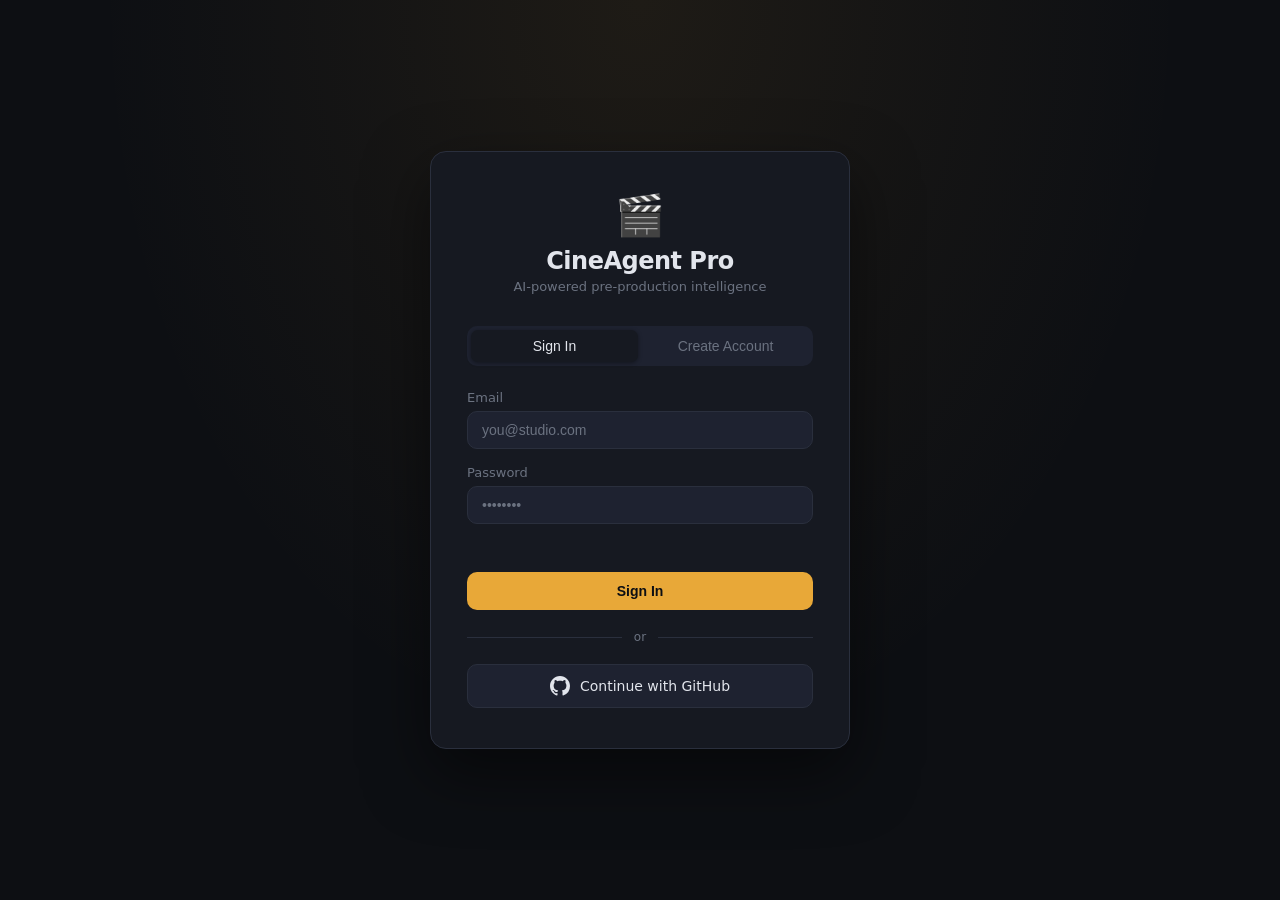
<file: frontend/index.html>
<!DOCTYPE html>
<html lang="en">
<head>
  <meta charset="UTF-8" />
  <meta name="viewport" content="width=device-width, initial-scale=1.0" />
  <title>CineAgent Pro — AI Film Pre-Production</title>
  <link rel="stylesheet" href="css/auth.css" />
</head>
<body>
  <div class="auth-container">

    <!-- Brand -->
    <div class="brand">
      <div class="brand-icon">🎬</div>
      <h1 class="brand-name">CineAgent Pro</h1>
      <p class="brand-tagline">AI-powered pre-production intelligence</p>
    </div>

    <!-- Tab switcher -->
    <div class="tab-bar">
      <button class="tab active" data-tab="login">Sign In</button>
      <button class="tab" data-tab="register">Create Account</button>
    </div>

    <!-- Login Form -->
    <form class="auth-form" id="login-form">
      <div class="form-group">
        <label for="login-email">Email</label>
        <input type="email" id="login-email" placeholder="you@studio.com" required />
      </div>
      <div class="form-group">
        <label for="login-password">Password</label>
        <input type="password" id="login-password" placeholder="••••••••" required />
      </div>
      <div class="error-msg" id="login-error"></div>
      <button type="submit" class="btn-primary" id="login-btn">
        <span class="btn-text">Sign In</span>
        <span class="btn-spinner hidden">⟳</span>
      </button>
    </form>

    <!-- Register Form -->
    <form class="auth-form hidden" id="register-form">
      <div class="form-group">
        <label for="reg-username">Username</label>
        <input type="text" id="reg-username" placeholder="Your name" required />
      </div>
      <div class="form-group">
        <label for="reg-email">Email</label>
        <input type="email" id="reg-email" placeholder="you@studio.com" required />
      </div>
      <div class="form-group">
        <label for="reg-password">Password</label>
        <input type="password" id="reg-password" placeholder="Min 8 characters" required />
      </div>
      <div class="error-msg" id="register-error"></div>
      <button type="submit" class="btn-primary" id="register-btn">
        <span class="btn-text">Create Account</span>
        <span class="btn-spinner hidden">⟳</span>
      </button>
    </form>

    <!-- Divider -->
    <div class="divider"><span>or</span></div>

    <!-- GitHub OAuth -->
    <a href="http://localhost:8000/auth/github" class="btn-github">
      <svg width="20" height="20" viewBox="0 0 24 24" fill="currentColor">
        <path d="M12 0C5.37 0 0 5.37 0 12c0 5.31 3.435 9.795 8.205 11.385.6.105.825-.255.825-.57 0-.285-.015-1.23-.015-2.235-3.015.555-3.795-.735-4.035-1.41-.135-.345-.72-1.41-1.23-1.695-.42-.225-1.02-.78-.015-.795.945-.015 1.62.87 1.845 1.23 1.08 1.815 2.805 1.305 3.495.99.105-.78.42-1.305.765-1.605-2.67-.3-5.46-1.335-5.46-5.925 0-1.305.465-2.385 1.23-3.225-.12-.3-.54-1.53.12-3.18 0 0 1.005-.315 3.3 1.23.96-.27 1.98-.405 3-.405s2.04.135 3 .405c2.295-1.56 3.3-1.23 3.3-1.23.66 1.65.24 2.88.12 3.18.765.84 1.23 1.905 1.23 3.225 0 4.605-2.805 5.625-5.475 5.925.435.375.81 1.095.81 2.22 0 1.605-.015 2.895-.015 3.3 0 .315.225.69.825.57A12.02 12.02 0 0 0 24 12c0-6.63-5.37-12-12-12z"/>
      </svg>
      Continue with GitHub
    </a>

  </div>

  <script src="js/auth.js"></script>
</body>
</html>
</file>
<file: frontend/css/auth.css>
/* ── Reset & tokens ─────────────────────────────────────────────────────── */
*, *::before, *::after { box-sizing: border-box; margin: 0; padding: 0; }

:root {
  --bg:          #0d0f13;
  --surface:     #161921;
  --surface-2:   #1e2230;
  --border:      #2a2f3d;
  --accent:      #e8a838;
  --accent-dim:  #b8832a;
  --text:        #e2e5ec;
  --text-muted:  #6b7280;
  --danger:      #e05252;
  --radius:      10px;
  --font:        'Inter', system-ui, -apple-system, sans-serif;
}

body {
  font-family: var(--font);
  background: var(--bg);
  color: var(--text);
  min-height: 100vh;
  display: flex;
  align-items: center;
  justify-content: center;
  padding: 24px;
  background-image: radial-gradient(ellipse at 50% 0%, rgba(232,168,56,.08) 0%, transparent 60%);
}

/* ── Container ──────────────────────────────────────────────────────────── */
.auth-container {
  width: 100%;
  max-width: 420px;
  background: var(--surface);
  border: 1px solid var(--border);
  border-radius: 16px;
  padding: 40px 36px;
  box-shadow: 0 24px 64px rgba(0,0,0,.5);
}

/* ── Brand ──────────────────────────────────────────────────────────────── */
.brand { text-align: center; margin-bottom: 32px; }
.brand-icon { font-size: 40px; margin-bottom: 8px; }
.brand-name { font-size: 24px; font-weight: 700; letter-spacing: -.5px; }
.brand-tagline { font-size: 13px; color: var(--text-muted); margin-top: 4px; }

/* ── Tabs ───────────────────────────────────────────────────────────────── */
.tab-bar {
  display: flex;
  background: var(--surface-2);
  border-radius: var(--radius);
  padding: 4px;
  margin-bottom: 24px;
  gap: 4px;
}

.tab {
  flex: 1;
  background: none;
  border: none;
  color: var(--text-muted);
  font-size: 14px;
  font-weight: 500;
  padding: 8px 0;
  border-radius: 7px;
  cursor: pointer;
  transition: all .15s;
}
.tab.active {
  background: var(--surface);
  color: var(--text);
  box-shadow: 0 1px 4px rgba(0,0,0,.4);
}

/* ── Form ───────────────────────────────────────────────────────────────── */
.auth-form { display: flex; flex-direction: column; gap: 16px; }
.auth-form.hidden { display: none; }

.form-group { display: flex; flex-direction: column; gap: 6px; }

label {
  font-size: 13px;
  font-weight: 500;
  color: var(--text-muted);
}

input[type="text"],
input[type="email"],
input[type="password"] {
  background: var(--surface-2);
  border: 1px solid var(--border);
  border-radius: var(--radius);
  color: var(--text);
  font-size: 14px;
  padding: 10px 14px;
  outline: none;
  transition: border-color .15s;
  width: 100%;
}
input:focus { border-color: var(--accent); }
input::placeholder { color: var(--text-muted); }

/* ── Buttons ────────────────────────────────────────────────────────────── */
.btn-primary {
  background: var(--accent);
  border: none;
  border-radius: var(--radius);
  color: #0d0f13;
  font-size: 14px;
  font-weight: 600;
  padding: 11px;
  cursor: pointer;
  transition: background .15s;
  display: flex;
  align-items: center;
  justify-content: center;
  gap: 8px;
  width: 100%;
}
.btn-primary:hover { background: var(--accent-dim); }
.btn-primary:disabled { opacity: .5; cursor: not-allowed; }

.btn-spinner { animation: spin 1s linear infinite; }
@keyframes spin { to { transform: rotate(360deg); } }

.btn-github {
  display: flex;
  align-items: center;
  justify-content: center;
  gap: 10px;
  background: var(--surface-2);
  border: 1px solid var(--border);
  border-radius: var(--radius);
  color: var(--text);
  font-size: 14px;
  font-weight: 500;
  padding: 11px;
  text-decoration: none;
  transition: border-color .15s, background .15s;
  width: 100%;
}
.btn-github:hover { border-color: var(--accent); background: var(--surface); }

/* ── Divider ────────────────────────────────────────────────────────────── */
.divider {
  display: flex;
  align-items: center;
  gap: 12px;
  margin: 20px 0;
  color: var(--text-muted);
  font-size: 12px;
}
.divider::before, .divider::after {
  content: '';
  flex: 1;
  height: 1px;
  background: var(--border);
}

/* ── Error ──────────────────────────────────────────────────────────────── */
.error-msg {
  color: var(--danger);
  font-size: 13px;
  min-height: 16px;
}

.hidden { display: none !important; }
</file>
<file: frontend/css/chat.css>
/* ── Reset & tokens ─────────────────────────────────────────────────────── */
*, *::before, *::after { box-sizing: border-box; margin: 0; padding: 0; }

:root {
  --bg:          #0d0f13;
  --surface:     #161921;
  --surface-2:   #1e2230;
  --border:      #2a2f3d;
  --accent:      #e8a838;
  --accent-dim:  #b8832a;
  --text:        #e2e5ec;
  --text-muted:  #6b7280;
  --danger:      #e05252;
  --sidebar-w:   280px;
  --header-h:    56px;
  --radius:      10px;
  --font:        'Inter', system-ui, -apple-system, sans-serif;
}

body {
  font-family: var(--font);
  background: var(--bg);
  color: var(--text);
  height: 100vh;
  display: flex;
  overflow: hidden;
}

/* ════════════════════════════════════════════════════════════════════════════
   SIDEBAR
   FIX: Added min-height: 0 to .session-list so flex children can shrink
   properly and overflow-y: auto actually kicks in. Without min-height: 0,
   a flex child ignores overflow and expands to its content size, squeezing
   other elements and collapsing the list appearance.
════════════════════════════════════════════════════════════════════════════ */
.sidebar {
  width: var(--sidebar-w);
  min-width: var(--sidebar-w);   /* FIX: prevent sidebar from shrinking */
  height: 100vh;
  background: var(--surface);
  border-right: 1px solid var(--border);
  display: flex;
  flex-direction: column;
  flex-shrink: 0;
  overflow: hidden;              /* clip children cleanly */
  transition: transform .25s ease;
}

.sidebar-header {
  display: flex;
  align-items: center;
  justify-content: space-between;
  padding: 16px;
  border-bottom: 1px solid var(--border);
  flex-shrink: 0;                /* FIX: never compress header */
}

.brand-mini { font-size: 14px; font-weight: 700; }

.sidebar-search {
  padding: 12px 16px;
  flex-shrink: 0;                /* FIX: never compress search bar */
}
.sidebar-search input {
  width: 100%;
  background: var(--surface-2);
  border: 1px solid var(--border);
  border-radius: 8px;
  color: var(--text);
  font-size: 13px;
  padding: 8px 12px;
  outline: none;
}
.sidebar-search input:focus { border-color: var(--accent); }
.sidebar-search input::placeholder { color: var(--text-muted); }

.sessions-label {
  font-size: 11px;
  font-weight: 600;
  text-transform: uppercase;
  letter-spacing: .8px;
  color: var(--text-muted);
  padding: 0 16px 8px;
  flex-shrink: 0;                /* FIX: never compress label */
}

/* FIX: The critical fix for sidebar scroll.
   flex: 1          → take all remaining vertical space
   min-height: 0    → allow this flex child to shrink below content height
   overflow-y: auto → scroll when items exceed available height
   Without min-height: 0, a flex child in a column container defaults to
   min-height: auto which equals content height, making overflow: auto a no-op. */
.session-list {
  flex: 1;
  min-height: 0;
  overflow-y: auto;
  overflow-x: hidden;
  list-style: none;
  padding: 0 8px 8px;
  display: flex;
  flex-direction: column;
  gap: 2px;
}

/* FIX: session items had no fixed height — gap: 2px + no min-height caused
   them to collapse when many were rendered. Added min-height and ensured
   the text never wraps and always ellipsis-truncates. */
.session-item {
  min-height: 40px;              /* FIX: explicit min-height prevents collapse */
  padding: 6px 8px 6px 12px;
  border-radius: 8px;
  cursor: pointer;
  font-size: 13px;
  color: var(--text-muted);
  flex-shrink: 0;                /* FIX: items must not shrink inside the list */
  transition: background .12s, color .12s;
  display: flex;
  align-items: center;
  gap: 6px;
  position: relative;
}
.session-item:hover { background: var(--surface-2); color: var(--text); }
.session-item.active {
  background: var(--surface-2);
  color: var(--text);
  font-weight: 500;
  border-left: 2px solid var(--accent);
  padding-left: 10px;
}

/* Session name — takes all available space, truncates */
.session-name {
  flex: 1;
  min-width: 0;
  white-space: nowrap;
  overflow: hidden;
  text-overflow: ellipsis;
}

/* Delete button — hidden by default, shown on row hover */
.session-delete-btn {
  flex-shrink: 0;
  background: none;
  border: none;
  color: transparent;
  cursor: pointer;
  padding: 3px 5px;
  border-radius: 5px;
  display: flex;
  align-items: center;
  justify-content: center;
  transition: background .12s, color .12s;
  line-height: 1;
  font-size: 15px;
}
.session-item:hover .session-delete-btn {
  color: var(--text-muted);
}
.session-delete-btn:hover {
  background: rgba(224, 82, 82, 0.15) !important;
  color: var(--danger) !important;
}

.session-skeleton {
  height: 36px;
  min-height: 36px;
  flex-shrink: 0;
  background: var(--surface-2);
  border-radius: 8px;
  animation: pulse 1.4s ease-in-out infinite;
}
@keyframes pulse {
  0%, 100% { opacity: .4; }
  50%       { opacity: .8; }
}

.sidebar-footer {
  padding: 12px;
  border-top: 1px solid var(--border);
  display: flex;
  flex-direction: column;
  gap: 4px;
  flex-shrink: 0;                /* FIX: footer never compressed */
}

.sidebar-link {
  display: flex;
  align-items: center;
  gap: 8px;
  padding: 8px 12px;
  border-radius: 8px;
  font-size: 13px;
  color: var(--text-muted);
  text-decoration: none;
  background: none;
  border: none;
  cursor: pointer;
  width: 100%;
  text-align: left;
  transition: background .12s, color .12s;
  white-space: nowrap;
}
.sidebar-link:hover { background: var(--surface-2); color: var(--text); }
.sidebar-link.danger:hover { color: var(--danger); }

/* ════════════════════════════════════════════════════════════════════════════
   MAIN CHAT AREA
════════════════════════════════════════════════════════════════════════════ */
.chat-main {
  flex: 1;
  display: flex;
  flex-direction: column;
  min-width: 0;
  height: 100vh;
  overflow: hidden;
}

.chat-header {
  height: var(--header-h);
  display: flex;
  align-items: center;
  gap: 12px;
  padding: 0 20px;
  border-bottom: 1px solid var(--border);
  background: var(--bg);
  flex-shrink: 0;
}

.session-title {
  font-size: 15px;
  font-weight: 600;
  white-space: nowrap;
  overflow: hidden;
  text-overflow: ellipsis;
}

/* ── Messages ────────────────────────────────────────────────────────────── */
.messages-container {
  flex: 1;
  min-height: 0;                 /* FIX: allow scrolling in flex column */
  overflow-y: auto;
  padding: 24px 0;
  display: flex;
  flex-direction: column;
  gap: 0;
}

.welcome-screen {
  display: flex;
  flex-direction: column;
  align-items: center;
  justify-content: center;
  flex: 1;
  padding: 40px 24px;
  text-align: center;
  gap: 12px;
}
.welcome-icon { font-size: 48px; }
.welcome-screen h2 { font-size: 20px; font-weight: 700; }
.welcome-screen p { font-size: 14px; color: var(--text-muted); max-width: 480px; line-height: 1.6; }

.example-prompts {
  display: flex;
  flex-wrap: wrap;
  gap: 8px;
  justify-content: center;
  margin-top: 8px;
}

.example-pill {
  background: var(--surface);
  border: 1px solid var(--border);
  border-radius: 20px;
  color: var(--text-muted);
  font-size: 12px;
  padding: 6px 14px;
  cursor: pointer;
  transition: border-color .15s, color .15s;
}
.example-pill:hover { border-color: var(--accent); color: var(--text); }

/* ── Message bubbles ─────────────────────────────────────────────────────── */
.message-row {
  display: flex;
  padding: 4px 20px;
  gap: 0;
}
.message-row.user { justify-content: flex-end; }
.message-row.assistant { justify-content: flex-start; }

.message-bubble {
  max-width: 72%;
  padding: 12px 16px;
  border-radius: 14px;
  font-size: 14px;
  line-height: 1.6;
  word-break: break-word;
}

.message-row.user .message-bubble {
  background: var(--accent);
  color: #0d0f13;
  border-bottom-right-radius: 4px;
}

.message-row.assistant .message-bubble {
  background: var(--surface);
  border: 1px solid var(--border);
  border-bottom-left-radius: 4px;
}

/* Markdown styling inside assistant bubble */
.message-bubble h1 { font-size: 18px; font-weight: 700; margin: 16px 0 8px; }
.message-bubble h2 { font-size: 15px; font-weight: 600; margin: 14px 0 6px; color: var(--accent); }
.message-bubble h3 { font-size: 14px; font-weight: 600; margin: 12px 0 4px; }
.message-bubble p  { margin: 6px 0; }
.message-bubble ul, .message-bubble ol { margin: 6px 0 6px 20px; }
.message-bubble li { margin: 3px 0; }
.message-bubble table { border-collapse: collapse; width: 100%; font-size: 13px; margin: 10px 0; }
.message-bubble th { background: var(--surface-2); padding: 6px 10px; text-align: left; font-weight: 600; border: 1px solid var(--border); }
.message-bubble td { padding: 6px 10px; border: 1px solid var(--border); }
.message-bubble code { background: var(--surface-2); border-radius: 4px; padding: 1px 5px; font-size: 12px; font-family: monospace; }
.message-bubble strong { font-weight: 600; }
.message-bubble em { font-style: italic; color: var(--text-muted); }
.message-bubble hr { border: none; border-top: 1px solid var(--border); margin: 12px 0; }

/* Typing cursor */
.typing-cursor::after {
  content: '▋';
  animation: blink .7s step-end infinite;
  color: var(--accent);
}
@keyframes blink { 50% { opacity: 0; } }

/* ── Agent status bar ────────────────────────────────────────────────────── */
.agent-status-bar {
  display: flex;
  gap: 8px;
  padding: 8px 20px;
  flex-shrink: 0;
}

.agent-pill {
  font-size: 11px;
  font-weight: 600;
  padding: 4px 10px;
  border-radius: 20px;
  background: var(--surface-2);
  border: 1px solid var(--border);
  color: var(--text-muted);
  transition: all .2s;
}
.agent-pill.active   { border-color: var(--accent); color: var(--accent); }
.agent-pill.complete { border-color: #4ade80;        color: #4ade80; }

/* ── Input area ──────────────────────────────────────────────────────────── */
.input-area {
  padding: 12px 20px 16px;
  border-top: 1px solid var(--border);
  flex-shrink: 0;
}

.input-wrapper {
  display: flex;
  gap: 10px;
  align-items: flex-end;
  background: var(--surface);
  border: 1px solid var(--border);
  border-radius: 12px;
  padding: 10px 12px;
  transition: border-color .15s;
}
.input-wrapper:focus-within { border-color: var(--accent); }

textarea {
  flex: 1;
  background: none;
  border: none;
  color: var(--text);
  font-size: 14px;
  font-family: var(--font);
  line-height: 1.5;
  resize: none;
  outline: none;
  max-height: 160px;
  overflow-y: auto;
}
textarea::placeholder { color: var(--text-muted); }

.btn-send {
  background: var(--accent);
  border: none;
  border-radius: 8px;
  color: #0d0f13;
  width: 36px;
  height: 36px;
  display: flex;
  align-items: center;
  justify-content: center;
  cursor: pointer;
  flex-shrink: 0;
  transition: background .15s;
}
.btn-send:hover:not(:disabled) { background: var(--accent-dim); }
.btn-send:disabled { opacity: .35; cursor: not-allowed; }

.input-footer {
  display: flex;
  justify-content: space-between;
  align-items: center;
  margin-top: 6px;
  font-size: 11px;
  color: var(--text-muted);
}

/* ── Message action menu (⋯ button + dropdown) ────────────────────────────── */
.msg-actions {
  position: relative;
  display: flex;
  align-items: center;
  align-self: flex-end;       /* sit at bottom of message row */
  flex-shrink: 0;
  opacity: 0;
  transition: opacity .15s;
}
.message-row:hover .msg-actions { opacity: 1; }

/* For user messages the menu is on the left, for assistant on the right */
.message-row.user .msg-actions  { margin-right: 4px; }
.message-row.assistant .msg-actions { margin-left: 4px; }

.msg-dots-btn {
  background: var(--surface-2);
  border: 1px solid var(--border);
  border-radius: 6px;
  color: var(--text-muted);
  cursor: pointer;
  width: 26px;
  height: 26px;
  display: flex;
  align-items: center;
  justify-content: center;
  font-size: 16px;
  line-height: 1;
  letter-spacing: 1px;
  transition: background .12s, color .12s;
  padding-bottom: 4px;       /* optical centre for ⋯ */
}
.msg-dots-btn:hover { background: var(--border); color: var(--text); }

.msg-dropdown {
  position: absolute;
  bottom: calc(100% + 6px);
  background: var(--surface-2);
  border: 1px solid var(--border);
  border-radius: 8px;
  min-width: 130px;
  box-shadow: 0 4px 16px rgba(0,0,0,.4);
  z-index: 200;
  overflow: hidden;
  display: flex;
  flex-direction: column;
}
/* User messages: dropdown opens to the left; assistant: to the right */
.message-row.user .msg-dropdown    { right: 0; }
.message-row.assistant .msg-dropdown { left: 0; }

.msg-dropdown-item {
  display: flex;
  align-items: center;
  gap: 8px;
  padding: 8px 12px;
  font-size: 13px;
  color: var(--text-muted);
  background: none;
  border: none;
  cursor: pointer;
  text-align: left;
  transition: background .1s, color .1s;
  white-space: nowrap;
}
.msg-dropdown-item:hover           { background: var(--border); color: var(--text); }
.msg-dropdown-item.danger:hover    { background: rgba(224,82,82,.15); color: var(--danger); }

/* ── Icon button ─────────────────────────────────────────────────────────── */
.btn-icon {
  background: none;
  border: none;
  color: var(--text-muted);
  cursor: pointer;
  padding: 6px;
  border-radius: 6px;
  display: flex;
  align-items: center;
  justify-content: center;
  transition: background .12s, color .12s;
}
.btn-icon:hover { background: var(--surface-2); color: var(--text); }

.hidden { display: none !important; }

/* ── Scrollbar ────────────────────────────────────────────────────────────── */
::-webkit-scrollbar { width: 4px; }
::-webkit-scrollbar-track { background: transparent; }
::-webkit-scrollbar-thumb { background: var(--border); border-radius: 4px; }

/* ── Mobile ──────────────────────────────────────────────────────────────── */
@media (max-width: 640px) {
  .sidebar { position: fixed; z-index: 100; transform: translateX(-100%); }
  .sidebar.open { transform: translateX(0); }
  .message-bubble { max-width: 90%; }
}
</file>
<file: frontend/css/profile.css>
*, *::before, *::after { box-sizing: border-box; margin: 0; padding: 0; }

:root {
  --bg:        #0d0f13;
  --surface:   #161921;
  --surface-2: #1e2230;
  --border:    #2a2f3d;
  --accent:    #e8a838;
  --text:      #e2e5ec;
  --text-muted:#6b7280;
  --danger:    #e05252;
  --radius:    10px;
  --font:      'Inter', system-ui, -apple-system, sans-serif;
}

body {
  font-family: var(--font);
  background: var(--bg);
  color: var(--text);
  min-height: 100vh;
}

.profile-layout { max-width: 700px; margin: 0 auto; padding: 24px 20px; }

.profile-nav { margin-bottom: 32px; }

.btn-back {
  display: inline-flex;
  align-items: center;
  gap: 6px;
  color: var(--text-muted);
  font-size: 14px;
  text-decoration: none;
  transition: color .15s;
}
.btn-back:hover { color: var(--text); }

/* ── Profile card ─────────────────────────────────────────────────────────── */
.profile-card {
  display: flex;
  align-items: center;
  gap: 20px;
  background: var(--surface);
  border: 1px solid var(--border);
  border-radius: 14px;
  padding: 28px;
  margin-bottom: 24px;
}

.avatar {
  width: 72px;
  height: 72px;
  border-radius: 50%;
  background: var(--accent);
  color: #0d0f13;
  font-size: 28px;
  font-weight: 700;
  display: flex;
  align-items: center;
  justify-content: center;
  flex-shrink: 0;
}

.profile-name { font-size: 22px; font-weight: 700; margin-bottom: 4px; }
.profile-email { font-size: 14px; color: var(--text-muted); }

/* ── Stats ───────────────────────────────────────────────────────────────── */
.stats-grid {
  display: grid;
  grid-template-columns: repeat(3, 1fr);
  gap: 12px;
  margin-bottom: 24px;
}

.stat-card {
  background: var(--surface);
  border: 1px solid var(--border);
  border-radius: 12px;
  padding: 20px;
  text-align: center;
}
.stat-value { font-size: 28px; font-weight: 700; color: var(--accent); }
.stat-label { font-size: 12px; color: var(--text-muted); margin-top: 4px; }

/* ── Sections ────────────────────────────────────────────────────────────── */
.profile-section {
  background: var(--surface);
  border: 1px solid var(--border);
  border-radius: 14px;
  padding: 24px;
  margin-bottom: 16px;
}

.section-title {
  font-size: 15px;
  font-weight: 600;
  margin-bottom: 16px;
  color: var(--text-muted);
  text-transform: uppercase;
  font-size: 11px;
  letter-spacing: .8px;
}

.recent-sessions { list-style: none; display: flex; flex-direction: column; gap: 8px; }

.session-entry {
  display: flex;
  align-items: center;
  justify-content: space-between;
  padding: 12px;
  border-radius: 8px;
  background: var(--surface-2);
  font-size: 14px;
  cursor: pointer;
  text-decoration: none;
  color: var(--text);
  transition: border-color .15s;
  border: 1px solid transparent;
}
.session-entry:hover { border-color: var(--accent); }
.session-date { font-size: 12px; color: var(--text-muted); }

.session-skeleton-profile {
  height: 44px;
  background: var(--surface-2);
  border-radius: 8px;
  animation: pulse 1.4s ease-in-out infinite;
}
@keyframes pulse { 0%,100%{opacity:.4} 50%{opacity:.8} }

/* ── Danger zone ─────────────────────────────────────────────────────────── */
.danger-zone .section-title { color: var(--danger); }

.btn-danger {
  background: transparent;
  border: 1px solid var(--danger);
  border-radius: var(--radius);
  color: var(--danger);
  font-size: 14px;
  font-weight: 500;
  padding: 10px 20px;
  cursor: pointer;
  transition: background .15s;
}
.btn-danger:hover { background: rgba(224,82,82,.1); }
</file>
